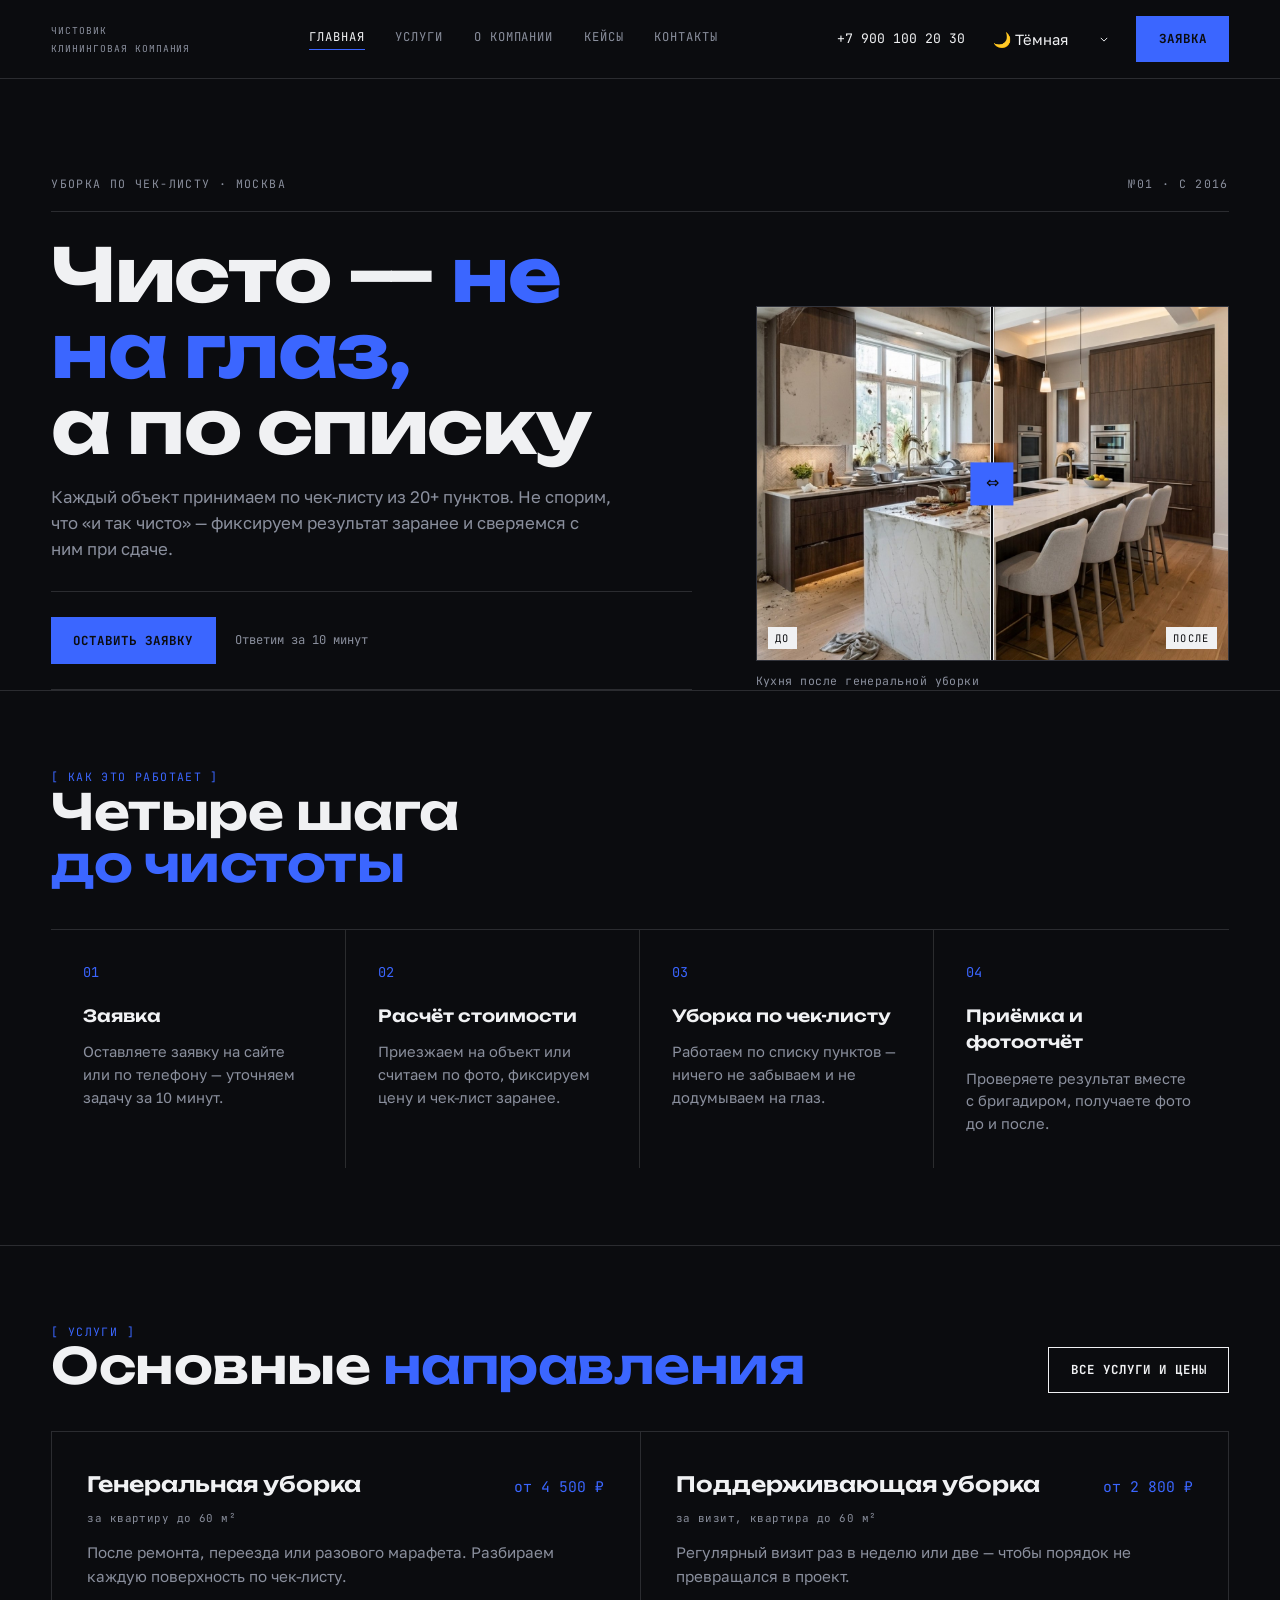
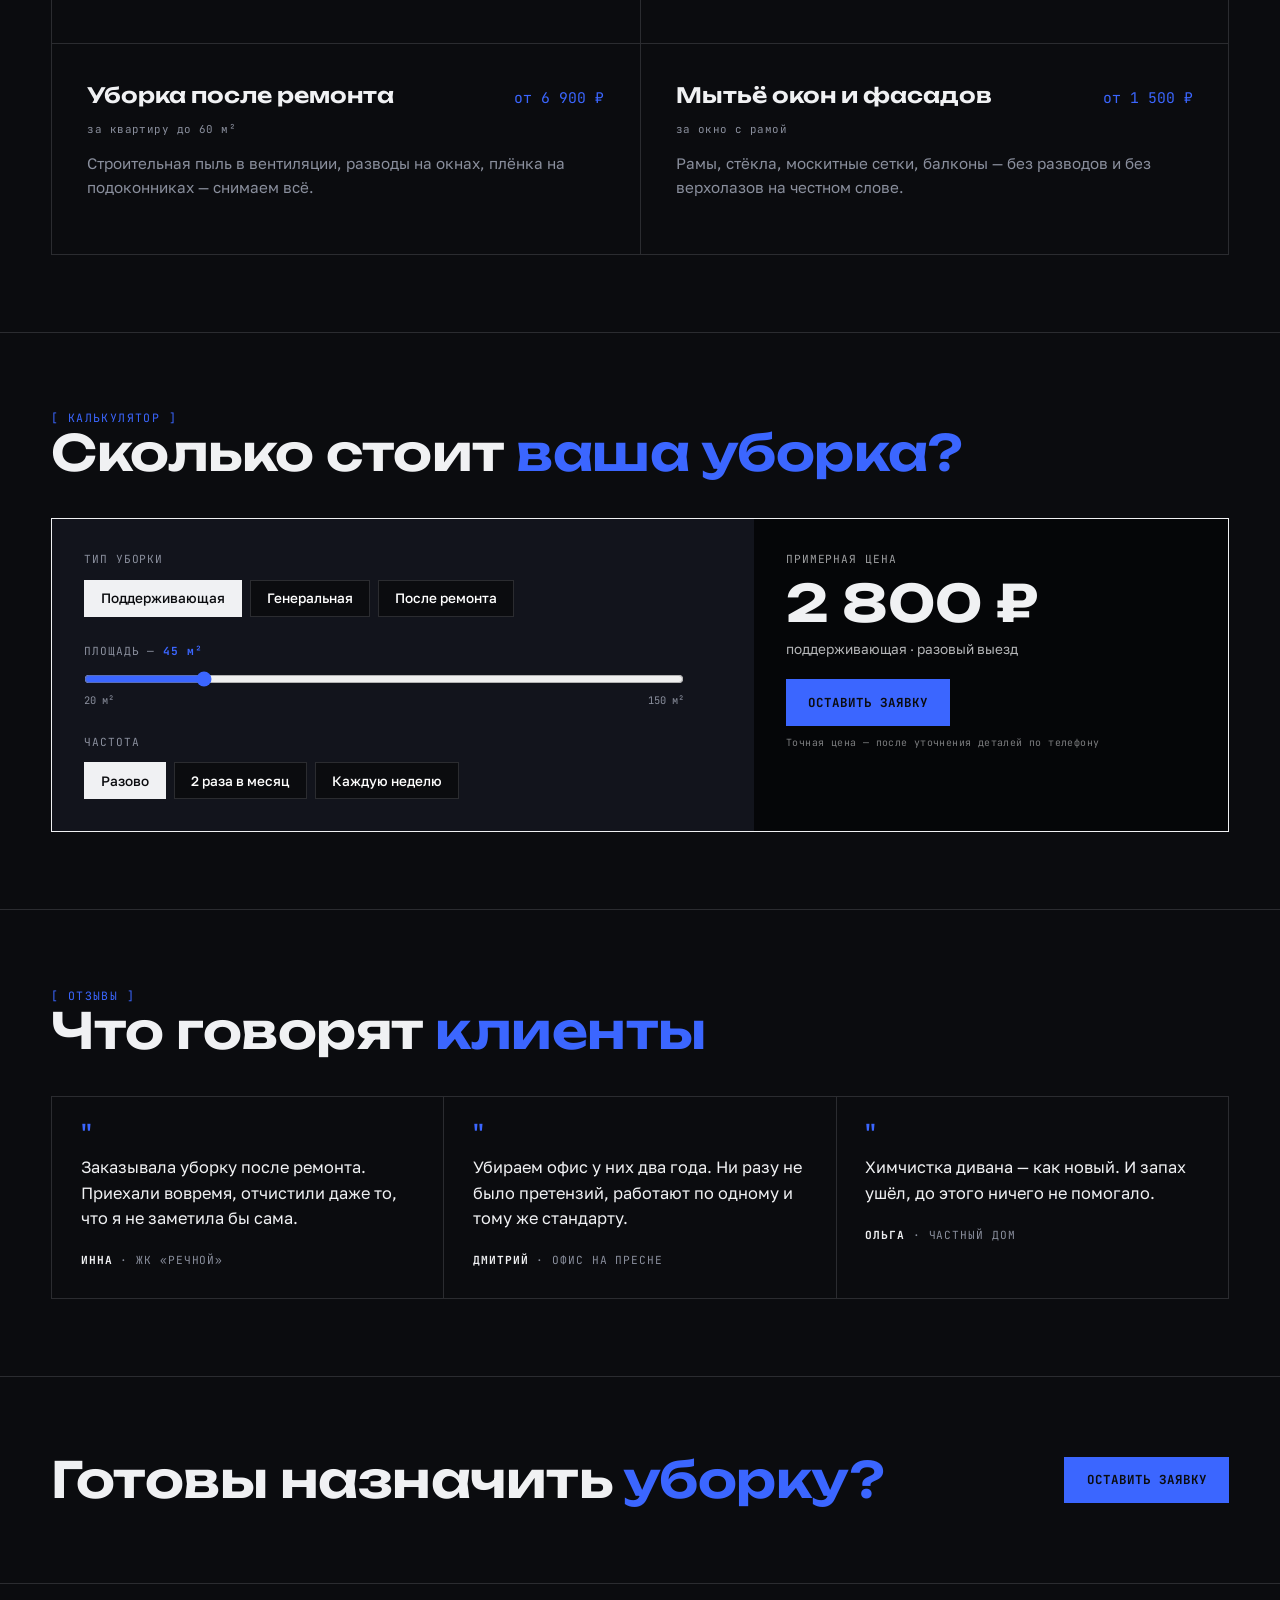
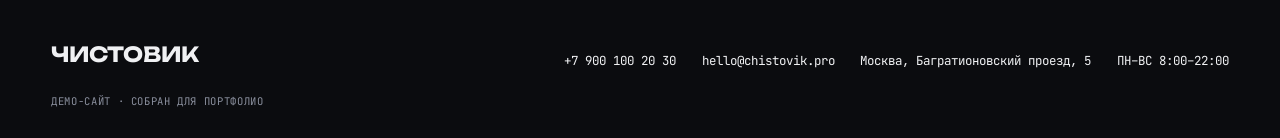
<file: index.html>
<meta charset="UTF-8" />
<meta name="viewport" content="width=device-width, initial-scale=1.0" />
<script>document.documentElement.setAttribute("data-theme",localStorage.getItem("theme")||"dark")</script>
<title>ЧИСТОВИК — клининговая компания, уборка по чек-листу</title>
<meta name="description" content="Клининговая компания в Москве. Уборка по чек-листу, фотоотчёт, своя бригада." />
<link rel="preconnect" href="https://fonts.googleapis.com" />
<link rel="preconnect" href="https://fonts.gstatic.com" crossorigin />
<link href="https://fonts.googleapis.com/css2?family=Unbounded:wght@500;600;700;800&family=Golos+Text:wght@400;500;600&family=JetBrains+Mono:wght@400;700&display=swap" rel="stylesheet" />
<link rel="preconnect" href="https://images.unsplash.com" />
<link rel="stylesheet" href="styles.css" />

<body data-page="home">
  <header class="bar" data-bar></header>

  <section class="hero">
    <div class="hero__meta">
      <span data-hero-label></span>
      <span>№01 · С 2016</span>
    </div>
    <div class="hero__grid">
      <div>
        <h1 class="hero__title"><span data-hero-title></span> <em data-hero-accent></em><br /><span data-hero-tail></span></h1>
        <p class="lede" data-hero-lead style="margin-top: 1.2rem"></p>
        <div class="hero__foot">
          <a href="contacts.html" class="btn" data-hero-cta></a>
          <span class="hero__note" data-hero-cta-sub></span>
        </div>
      </div>
      <div>
        <div class="ba" data-hero-ba data-ba></div>
        <p class="ba__cap" data-hero-ba-cap></p>
      </div>
    </div>
  </section>

  <section class="section">
    <div class="section__head">
      <div><p class="tag">[ КАК ЭТО РАБОТАЕТ ]</p><h2 class="head">Четыре шага<br /><em>до чистоты</em></h2></div>
    </div>
    <div class="process__list" data-process></div>
  </section>

  <section class="section" id="services">
    <div class="section__head">
      <div><p class="tag">[ УСЛУГИ ]</p><h2 class="head">Основные <em>направления</em></h2></div>
      <a href="services.html" class="btn btn--ghost">ВСЕ УСЛУГИ И ЦЕНЫ</a>
    </div>
    <div class="services__grid" data-services-preview></div>
  </section>

  <section class="section" id="calc">
    <div class="section__head">
      <div><p class="tag">[ КАЛЬКУЛЯТОР ]</p><h2 class="head">Сколько стоит <em>ваша уборка?</em></h2></div>
    </div>
    <div class="calc">
      <div class="calc__controls">
        <div class="calc__group">
          <span class="calc__lbl">ТИП УБОРКИ</span>
          <div class="calc__opts" data-calc-type></div>
        </div>
        <div class="calc__group">
          <span class="calc__lbl">ПЛОЩАДЬ — <b data-calc-area-lbl>45 м²</b></span>
          <input type="range" min="20" max="150" step="5" value="45" data-calc-area aria-label="Площадь, м²" />
          <div class="calc__scale"><span>20 м²</span><span>150 м²</span></div>
        </div>
        <div class="calc__group">
          <span class="calc__lbl">ЧАСТОТА</span>
          <div class="calc__opts" data-calc-freq></div>
        </div>
      </div>
      <aside class="calc__out">
        <span class="calc__out-lbl">ПРИМЕРНАЯ ЦЕНА</span>
        <b class="calc__price" data-calc-price></b>
        <span class="calc__note" data-calc-note></span>
        <a href="contacts.html" class="btn">Оставить заявку</a>
        <span class="calc__fine">Точная цена — после уточнения деталей по телефону</span>
      </aside>
    </div>
  </section>

  <section class="section">
    <div class="section__head">
      <div><p class="tag">[ ОТЗЫВЫ ]</p><h2 class="head">Что говорят <em>клиенты</em></h2></div>
    </div>
    <div class="reviews__grid" data-reviews></div>
  </section>

  <section class="section">
    <div class="cta-band">
      <h2 class="head">Готовы назначить <em>уборку?</em></h2>
      <a href="contacts.html" class="btn">Оставить заявку</a>
    </div>
  </section>

  <footer class="footer" data-footer></footer>
  <script type="module" src="main.js?v=2"></script>
</body>
</file>
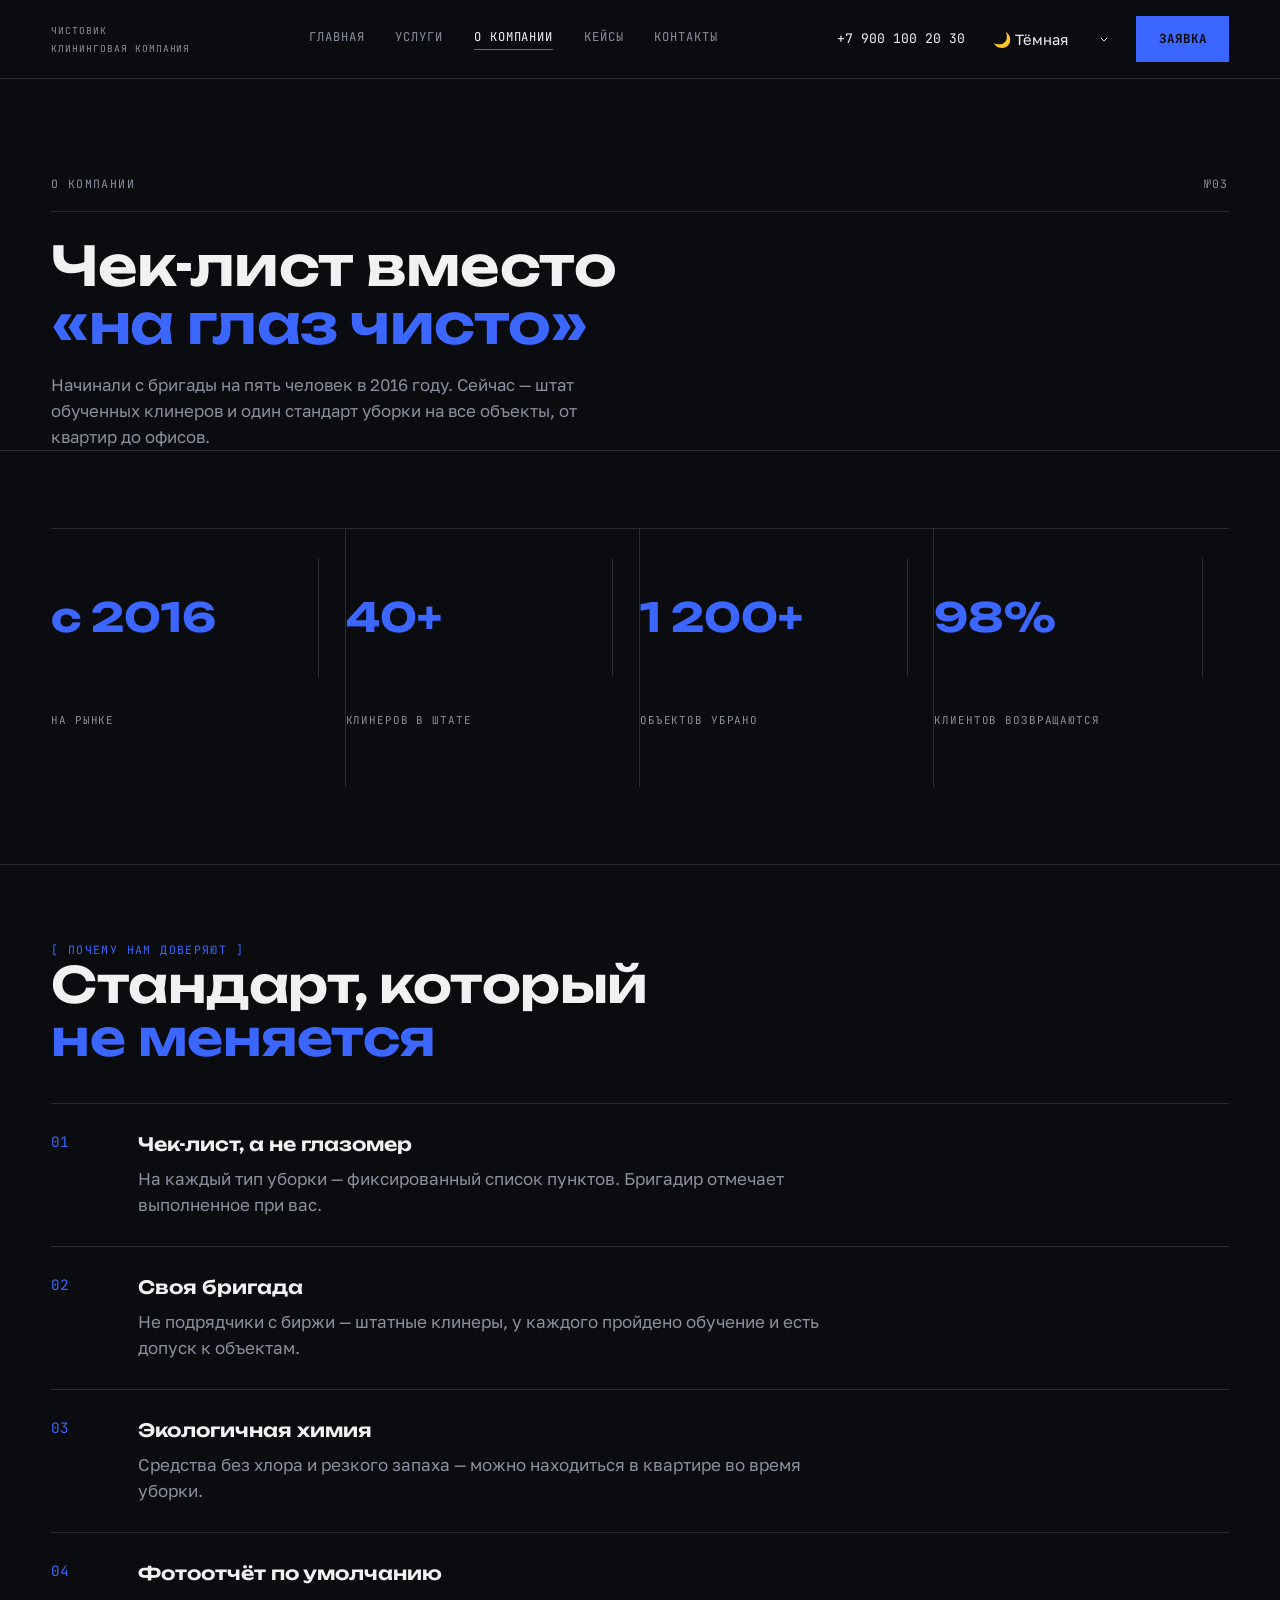
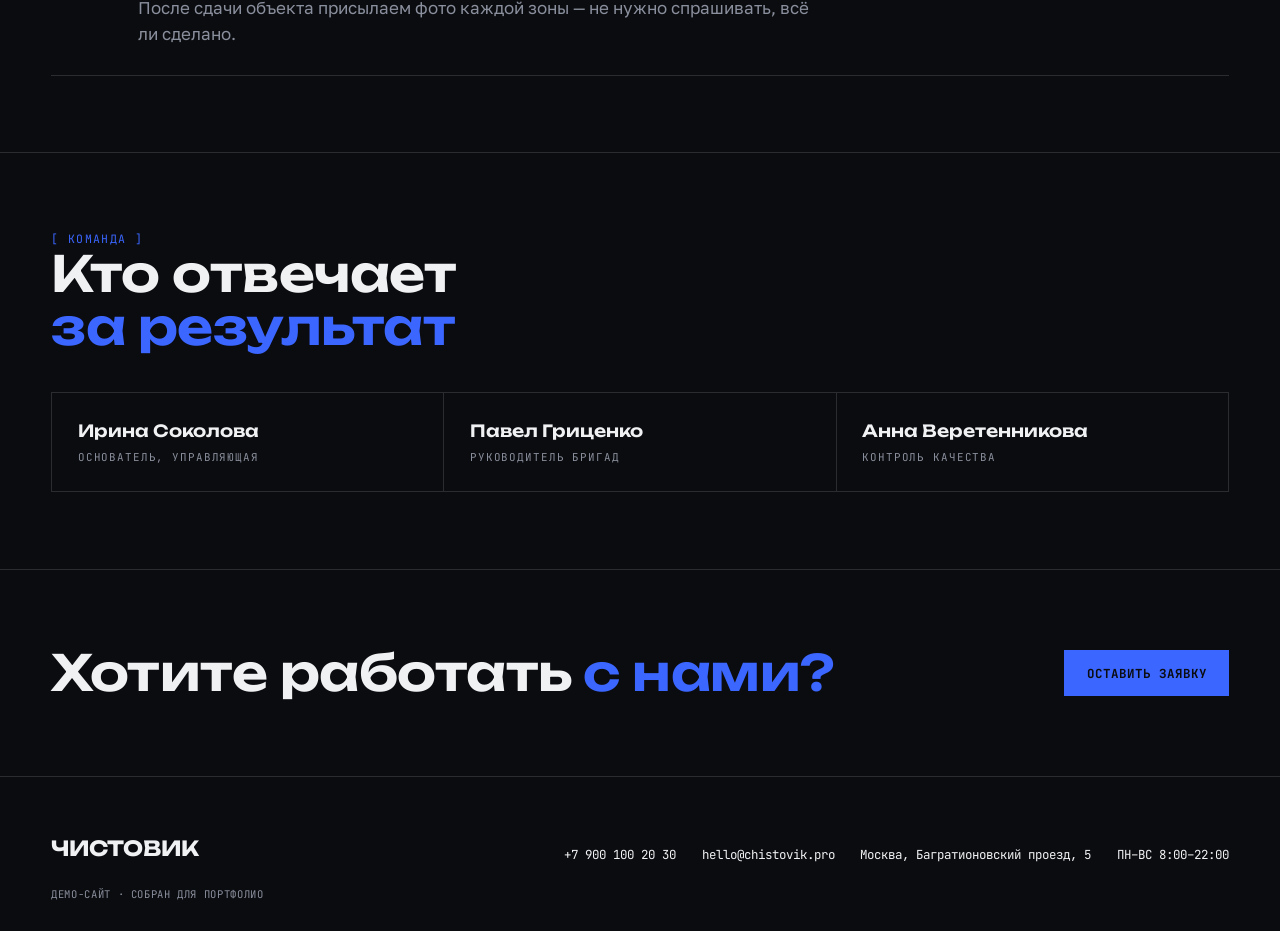
<file: about.html>
<meta charset="UTF-8" />
<meta name="viewport" content="width=device-width, initial-scale=1.0" />
<script>document.documentElement.setAttribute("data-theme",localStorage.getItem("theme")||"dark")</script>
<title>О компании — ЧИСТОВИК</title>
<meta name="description" content="Клининговая компания ЧИСТОВИК: с 2016 года, своя бригада, экологичная химия, фотоотчёт по каждому объекту." />
<link rel="preconnect" href="https://fonts.googleapis.com" />
<link rel="preconnect" href="https://fonts.gstatic.com" crossorigin />
<link href="https://fonts.googleapis.com/css2?family=Unbounded:wght@500;600;700;800&family=Golos+Text:wght@400;500;600&family=JetBrains+Mono:wght@400;700&display=swap" rel="stylesheet" />
<link rel="stylesheet" href="styles.css" />

<body data-page="about">
  <header class="bar" data-bar></header>

  <section class="hero">
    <div class="hero__meta"><span>О КОМПАНИИ</span><span>№03</span></div>
    <h1 class="head" style="font-size: clamp(2rem, 4.6vw, 3.4rem)">Чек-лист вместо<br /><em>«на глаз чисто»</em></h1>
    <p class="lede" style="margin: 1.2rem 0 0">Начинали с бригады на пять человек в 2016 году. Сейчас — штат обученных клинеров и один стандарт уборки на все объекты, от квартир до офисов.</p>
  </section>

  <section class="section">
    <div class="stats" data-stats></div>
  </section>

  <section class="section">
    <div class="section__head">
      <div><p class="tag">[ ПОЧЕМУ НАМ ДОВЕРЯЮТ ]</p><h2 class="head">Стандарт, который<br /><em>не меняется</em></h2></div>
    </div>
    <div class="values__list" data-values></div>
  </section>

  <section class="section">
    <div class="section__head">
      <div><p class="tag">[ КОМАНДА ]</p><h2 class="head">Кто отвечает<br /><em>за результат</em></h2></div>
    </div>
    <div class="team__grid" data-team></div>
  </section>

  <section class="section">
    <div class="cta-band">
      <h2 class="head">Хотите работать <em>с нами?</em></h2>
      <a href="contacts.html" class="btn">Оставить заявку</a>
    </div>
  </section>

  <footer class="footer" data-footer></footer>
  <script type="module" src="main.js"></script>
</body>
</file>
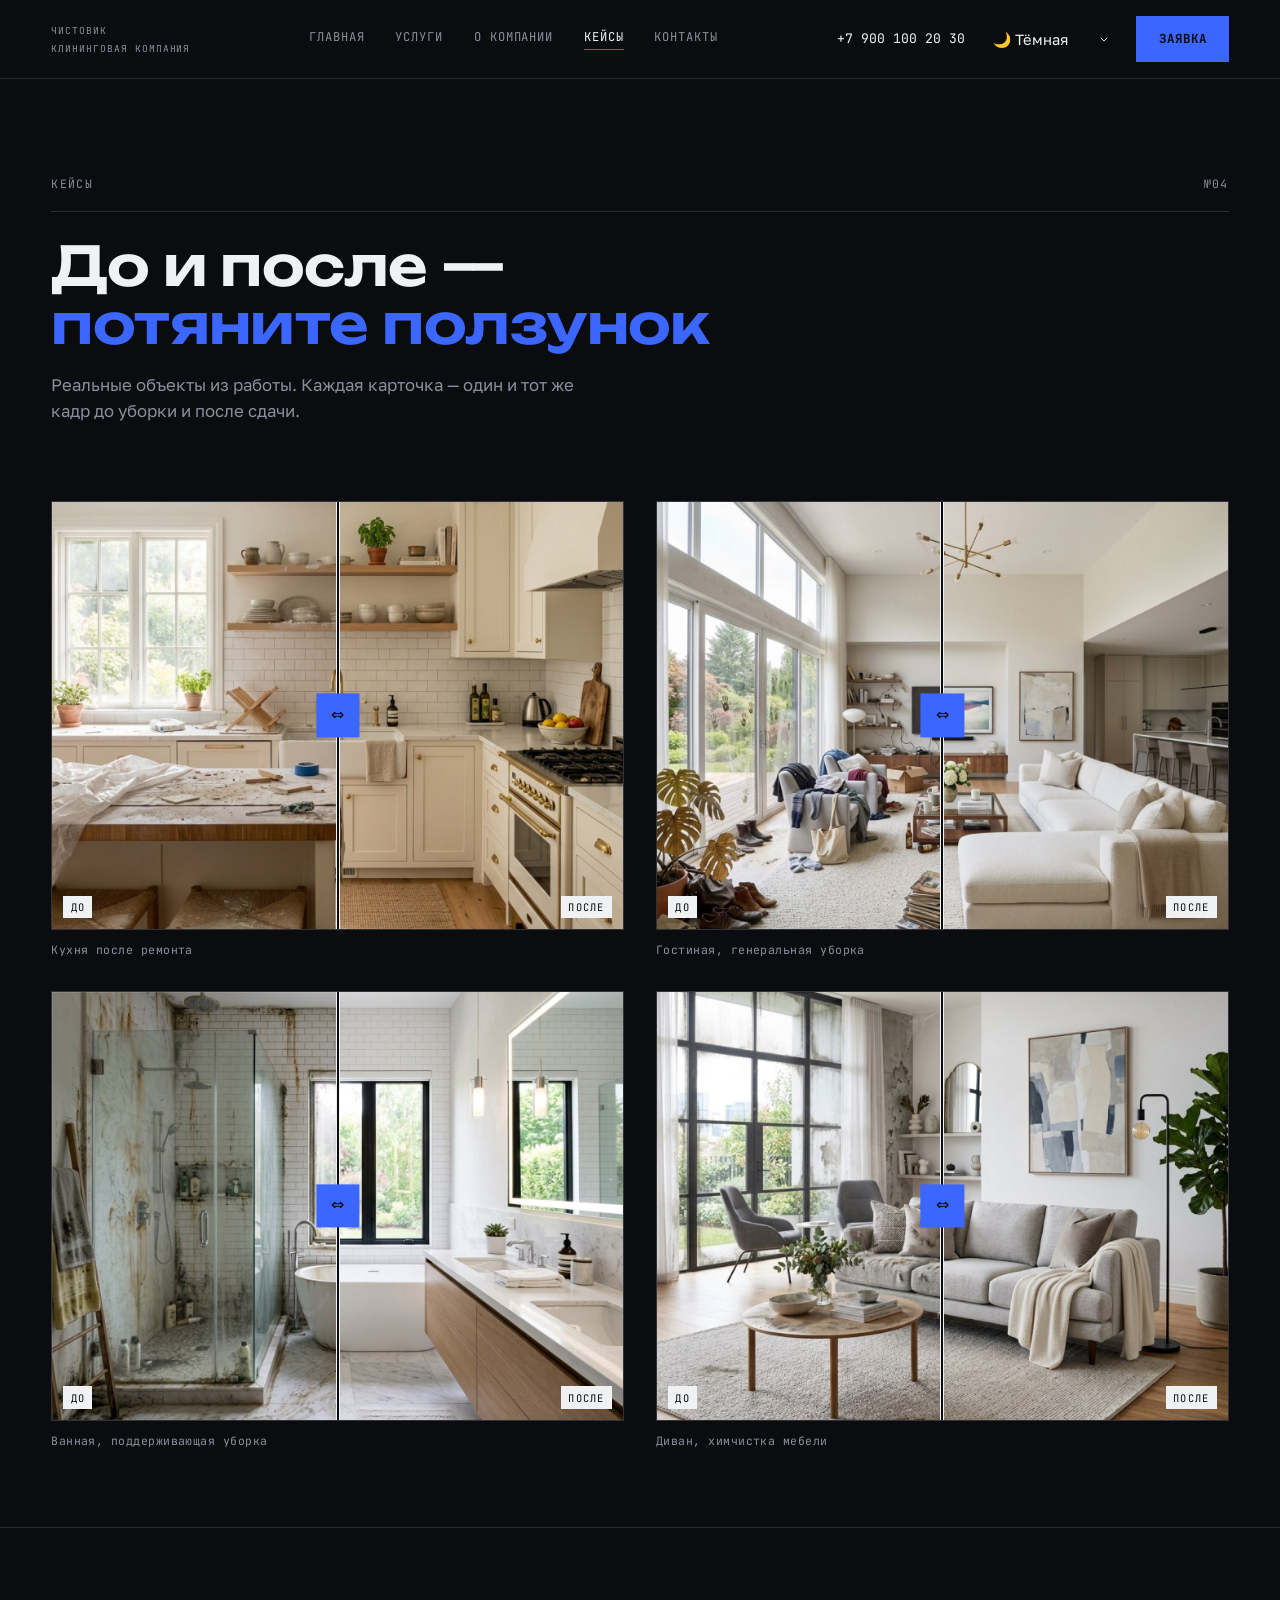
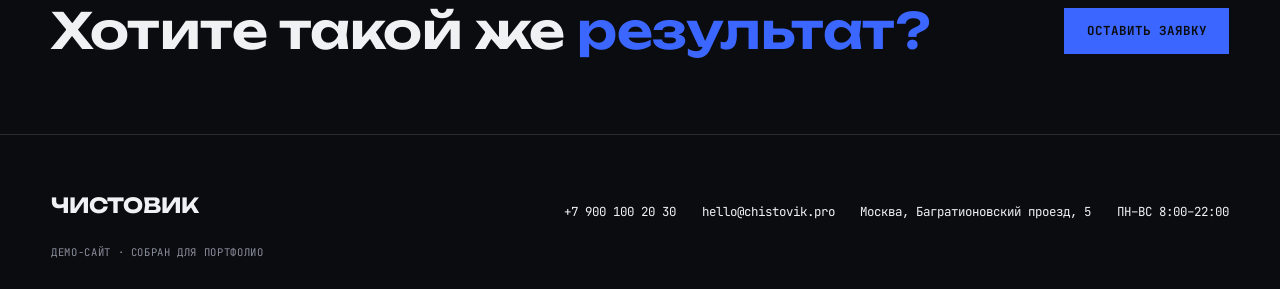
<file: cases.html>
<meta charset="UTF-8" />
<meta name="viewport" content="width=device-width, initial-scale=1.0" />
<script>document.documentElement.setAttribute("data-theme",localStorage.getItem("theme")||"dark")</script>
<title>Кейсы — ЧИСТОВИК</title>
<meta name="description" content="До и после уборки: кухни, гостиные, санузлы, мягкая мебель. Потяните ползунок, чтобы сравнить." />
<link rel="preconnect" href="https://fonts.googleapis.com" />
<link rel="preconnect" href="https://fonts.gstatic.com" crossorigin />
<link href="https://fonts.googleapis.com/css2?family=Unbounded:wght@500;600;700;800&family=Golos+Text:wght@400;500;600&family=JetBrains+Mono:wght@400;700&display=swap" rel="stylesheet" />
<link rel="preconnect" href="https://images.unsplash.com" />
<link rel="stylesheet" href="styles.css" />

<body data-page="cases">
  <header class="bar" data-bar></header>

  <section class="hero">
    <div class="hero__meta"><span>КЕЙСЫ</span><span>№04</span></div>
    <h1 class="head" style="font-size: clamp(2rem, 4.6vw, 3.4rem)">До и после —<br /><em>потяните ползунок</em></h1>
    <p class="lede" style="margin: 1.2rem 0 0">Реальные объекты из работы. Каждая карточка — один и тот же кадр до уборки и после сдачи.</p>
  </section>

  <section class="section" style="border-top: none">
    <div class="cases__grid" data-cases></div>
  </section>

  <section class="section">
    <div class="cta-band">
      <h2 class="head">Хотите такой же <em>результат?</em></h2>
      <a href="contacts.html" class="btn">Оставить заявку</a>
    </div>
  </section>

  <footer class="footer" data-footer></footer>
  <script type="module" src="main.js"></script>
</body>
</file>
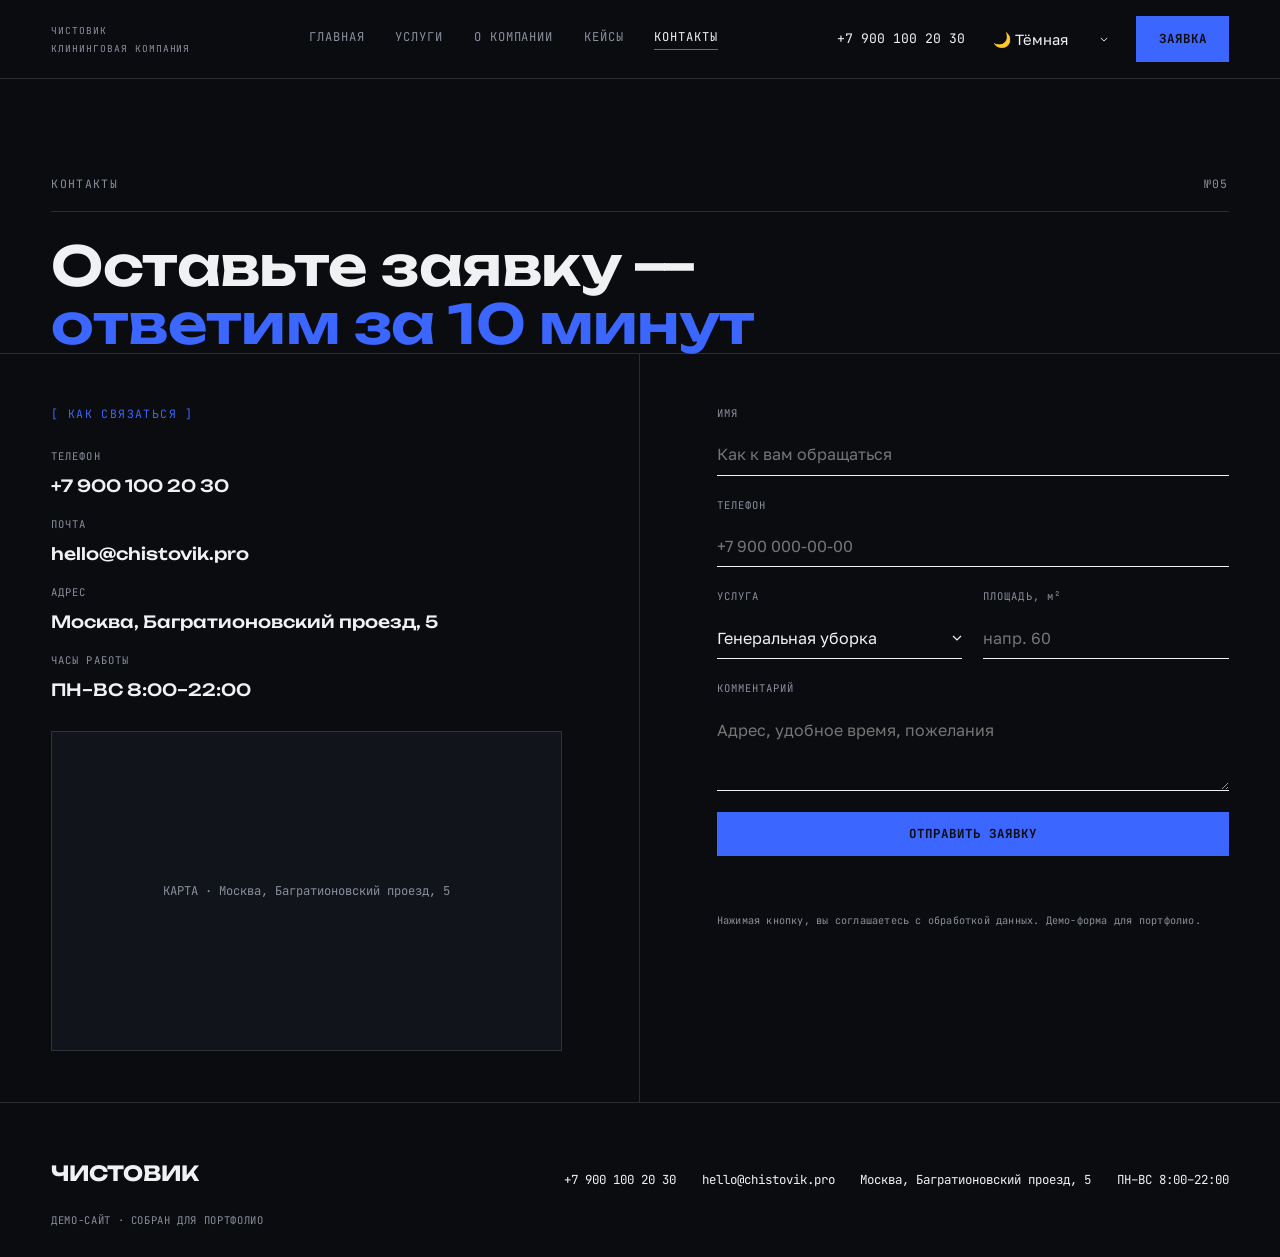
<file: contacts.html>
<meta charset="UTF-8" />
<meta name="viewport" content="width=device-width, initial-scale=1.0" />
<script>document.documentElement.setAttribute("data-theme",localStorage.getItem("theme")||"dark")</script>
<title>Контакты — ЧИСТОВИК</title>
<meta name="description" content="Оставьте заявку на уборку. Ответим за 10 минут." />
<link rel="preconnect" href="https://fonts.googleapis.com" />
<link rel="preconnect" href="https://fonts.gstatic.com" crossorigin />
<link href="https://fonts.googleapis.com/css2?family=Unbounded:wght@500;600;700;800&family=Golos+Text:wght@400;500;600&family=JetBrains+Mono:wght@400;700&display=swap" rel="stylesheet" />
<link rel="stylesheet" href="styles.css" />

<body data-page="contacts">
  <header class="bar" data-bar></header>

  <section class="hero">
    <div class="hero__meta"><span>КОНТАКТЫ</span><span>№05</span></div>
    <h1 class="head" style="font-size: clamp(2rem, 4.6vw, 3.4rem)">Оставьте заявку —<br /><em>ответим за 10 минут</em></h1>
  </section>

  <section class="contact">
    <div class="contact__side">
      <p class="tag">[ КАК СВЯЗАТЬСЯ ]</p>
      <dl class="contact__list" data-contact-list></dl>
      <div class="contact__map" data-map></div>
    </div>

    <form class="form" data-form novalidate>
      <label class="field">
        <span>ИМЯ</span>
        <input name="name" type="text" required maxlength="80" placeholder="Как к вам обращаться" autocomplete="name" />
      </label>
      <label class="field">
        <span>ТЕЛЕФОН</span>
        <input name="phone" type="tel" required maxlength="20" placeholder="+7 900 000-00-00" autocomplete="tel" />
      </label>
      <div class="field-row">
        <label class="field">
          <span>УСЛУГА</span>
          <select name="service">
            <option>Генеральная уборка</option>
            <option>Поддерживающая уборка</option>
            <option>Уборка после ремонта</option>
            <option>Мытьё окон</option>
            <option>Химчистка мебели</option>
            <option>Уборка офиса</option>
          </select>
        </label>
        <label class="field">
          <span>ПЛОЩАДЬ, м²</span>
          <input name="area" type="text" maxlength="10" placeholder="напр. 60" />
        </label>
      </div>
      <label class="field">
        <span>КОММЕНТАРИЙ</span>
        <textarea name="comment" rows="3" maxlength="500" placeholder="Адрес, удобное время, пожелания"></textarea>
      </label>
      <button type="submit" class="btn btn--block form__submit">ОТПРАВИТЬ ЗАЯВКУ</button>
      <p class="form__status" data-status role="status" aria-live="polite"></p>
      <p class="form__fine">Нажимая кнопку, вы соглашаетесь с обработкой данных. Демо-форма для портфолио.</p>
    </form>
  </section>

  <footer class="footer" data-footer></footer>
  <script type="module" src="main.js"></script>
</body>
</file>
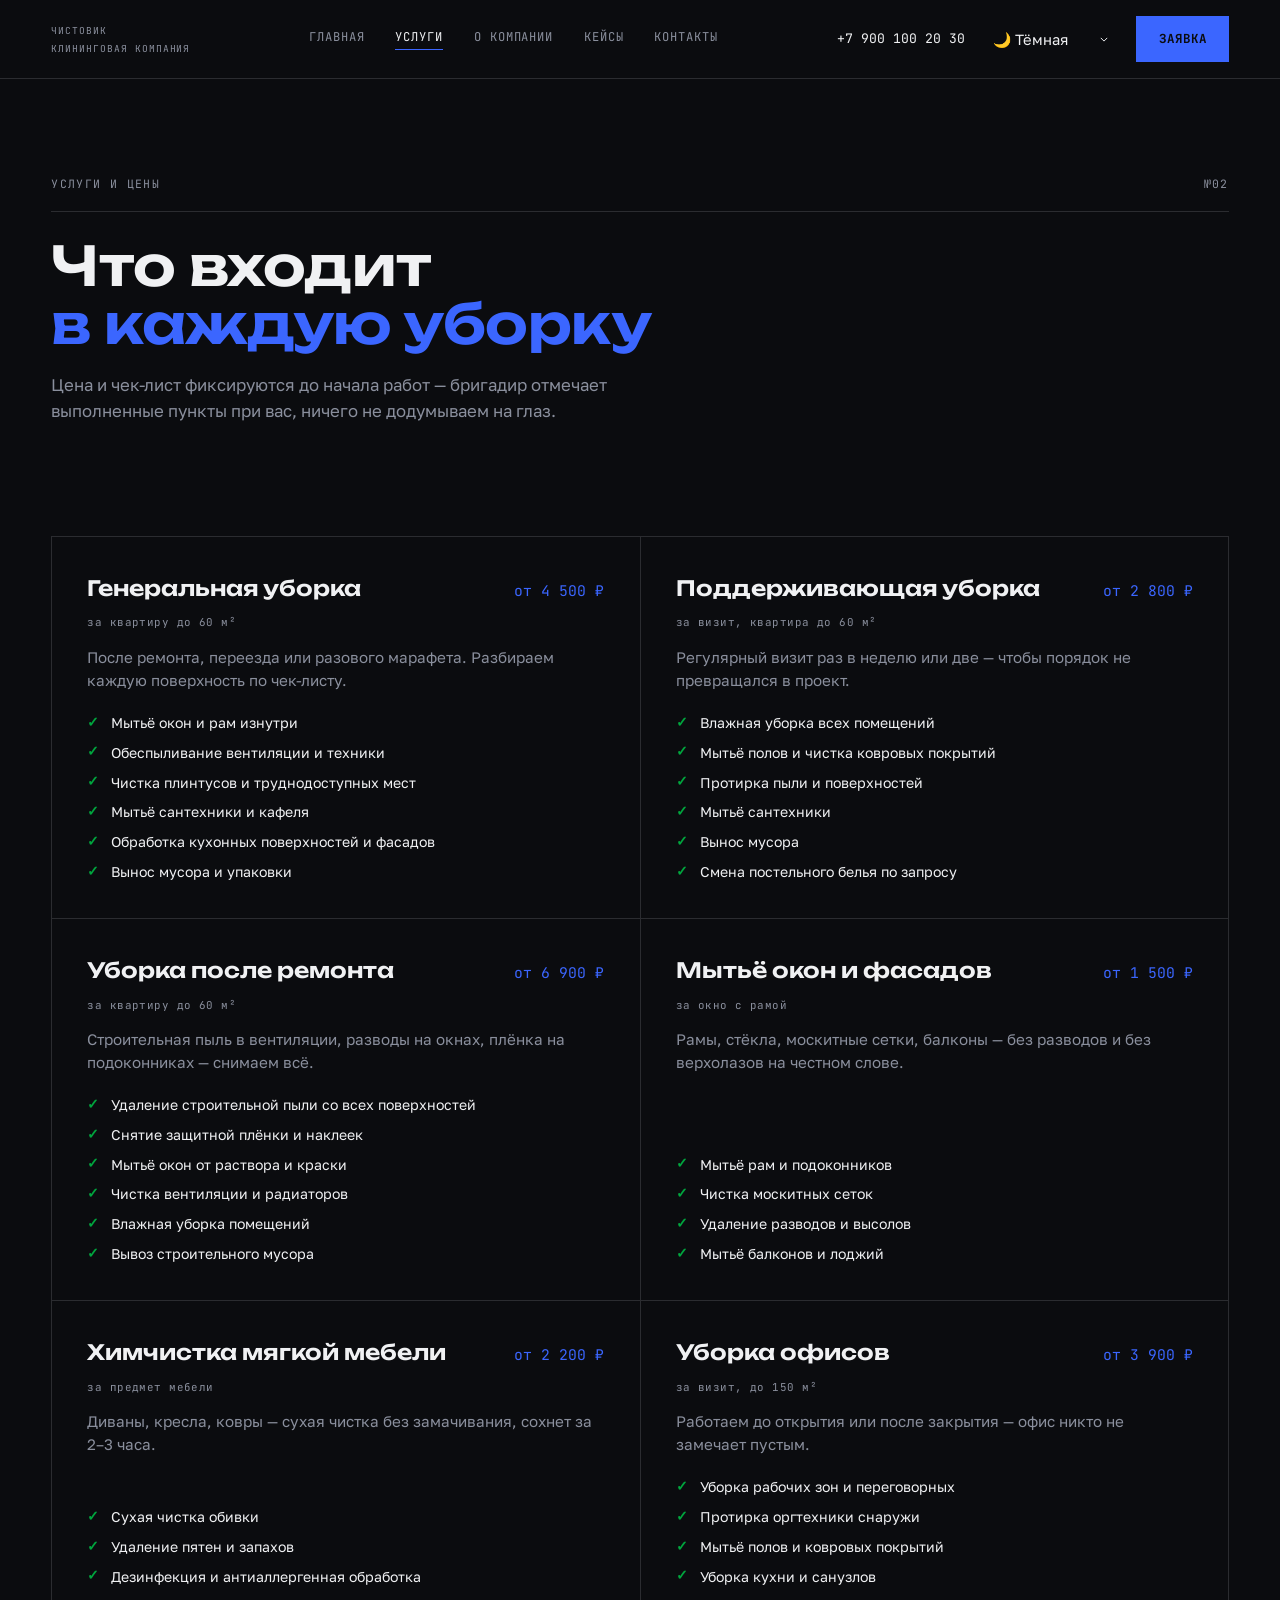
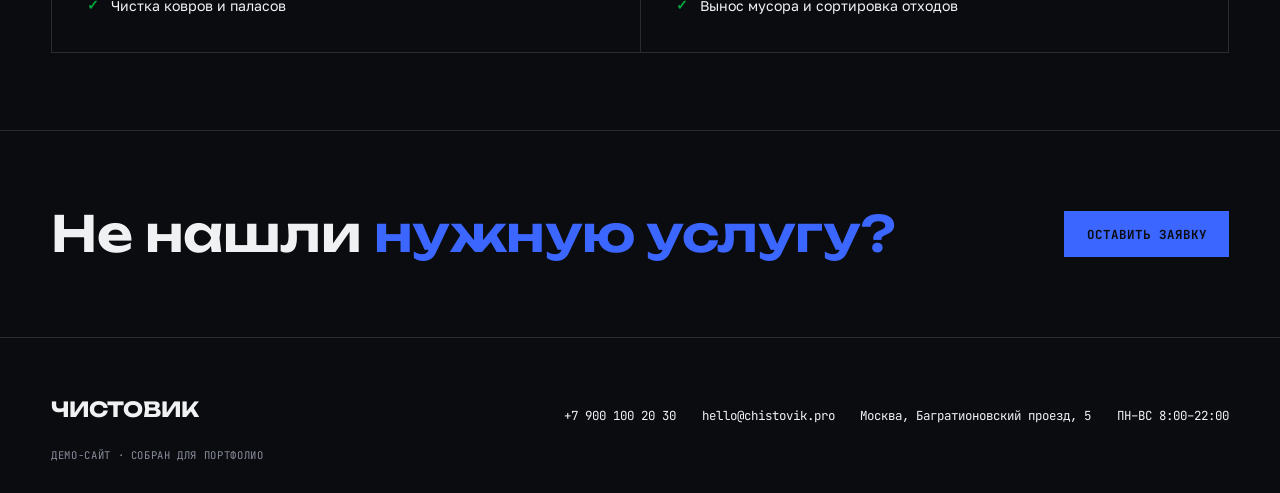
<file: services.html>
<meta charset="UTF-8" />
<meta name="viewport" content="width=device-width, initial-scale=1.0" />
<script>document.documentElement.setAttribute("data-theme",localStorage.getItem("theme")||"dark")</script>
<title>Услуги и цены — ЧИСТОВИК</title>
<meta name="description" content="Все виды уборки: генеральная, поддерживающая, после ремонта, окна, химчистка мебели, офисы. Цены и что входит." />
<link rel="preconnect" href="https://fonts.googleapis.com" />
<link rel="preconnect" href="https://fonts.gstatic.com" crossorigin />
<link href="https://fonts.googleapis.com/css2?family=Unbounded:wght@500;600;700;800&family=Golos+Text:wght@400;500;600&family=JetBrains+Mono:wght@400;700&display=swap" rel="stylesheet" />
<link rel="stylesheet" href="styles.css" />

<body data-page="services">
  <header class="bar" data-bar></header>

  <section class="hero">
    <div class="hero__meta"><span>УСЛУГИ И ЦЕНЫ</span><span>№02</span></div>
    <h1 class="head" style="font-size: clamp(2rem, 4.6vw, 3.4rem)">Что входит<br /><em>в каждую уборку</em></h1>
    <p class="lede" style="margin: 1.2rem 0 2.2rem">Цена и чек-лист фиксируются до начала работ — бригадир отмечает выполненные пункты при вас, ничего не додумываем на глаз.</p>
  </section>

  <section class="section" style="border-top: none">
    <div class="services__grid" data-services></div>
  </section>

  <section class="section">
    <div class="cta-band">
      <h2 class="head">Не нашли <em>нужную услугу?</em></h2>
      <a href="contacts.html" class="btn">Оставить заявку</a>
    </div>
  </section>

  <footer class="footer" data-footer></footer>
  <script type="module" src="main.js"></script>
</body>
</file>
<file: styles.css>
:root {
  --paper: #fafafa;
  --paper-2: #f0f1f3;
  --ink: #101318;
  --ink-soft: #565b66;
  --blue: #1240e4;
  --blue-deep: #0d2fae;
  --green: #00a63e;
  --line: rgba(16, 19, 24, 0.14);
  --line-2: rgba(16, 19, 24, 0.08);
  --pad: clamp(1.1rem, 4vw, 3.2rem);
  --display: "Unbounded", sans-serif;
  --body: "Golos Text", sans-serif;
  --mono: "JetBrains Mono", ui-monospace, monospace;
  color-scheme: light;
  --calc-out-bg: #101318;
  --calc-out-fg: #fafafa;
}

:root[data-theme="dark"] {
  --paper: #0b0c0f;
  --paper-2: #12141c;
  --ink: #f0f1f3;
  --ink-soft: #8a8f9d;
  --line: rgba(240, 241, 243, 0.14);
  --line-2: rgba(240, 241, 243, 0.08);
  --blue: #3b66ff;
  --blue-deep: #5e82ff;
  color-scheme: dark;
  --calc-out-bg: #050608;
  --calc-out-fg: #f0f1f3;
}

@media (prefers-color-scheme: dark) {
  :root:not([data-theme="light"]) {
    --paper: #0b0c0f;
    --paper-2: #12141c;
    --ink: #f0f1f3;
    --ink-soft: #8a8f9d;
    --line: rgba(240, 241, 243, 0.14);
    --line-2: rgba(240, 241, 243, 0.08);
    --blue: #3b66ff;
    --blue-deep: #5e82ff;
    color-scheme: dark;
    --calc-out-bg: #050608;
    --calc-out-fg: #f0f1f3;
  }
}

* { margin: 0; padding: 0; box-sizing: border-box; border-radius: 0; }
html { scroll-behavior: smooth; -webkit-text-size-adjust: 100%; background: var(--paper); }
body {
  font-family: var(--body);
  background: var(--paper);
  color: var(--ink);
  font-size: 17px;
  line-height: 1.55;
  overflow-x: hidden;
  max-width: 1600px;
  margin: 0 auto;
  -webkit-font-smoothing: antialiased;
}
img { display: block; max-width: 100%; }
a { color: inherit; text-decoration: none; }
::selection { background: var(--blue); color: var(--paper); }

.tag {
  font-family: var(--mono);
  font-size: 0.72rem;
  letter-spacing: 0.12em;
  color: var(--blue);
  text-transform: uppercase;
}
.head {
  font-family: var(--display);
  font-weight: 600;
  font-size: clamp(1.9rem, 4.4vw, 3.1rem);
  line-height: 1.06;
  letter-spacing: -0.01em;
}
.head em { font-style: normal; color: var(--blue); }
.lede { font-size: 1.05rem; color: var(--ink-soft); max-width: 56ch; }

.btn {
  display: inline-block;
  font-family: var(--mono);
  font-size: 0.78rem;
  font-weight: 700;
  letter-spacing: 0.08em;
  text-transform: uppercase;
  padding: 1em 1.7em;
  background: var(--blue);
  color: var(--paper);
  border: 1px solid var(--blue);
  cursor: pointer;
  transition: background 0.2s, color 0.2s, border-color 0.2s;
}
.btn:hover { background: var(--blue-deep); border-color: var(--blue-deep); }
.btn--ghost { background: transparent; color: var(--ink); border-color: var(--ink); }
.btn--ghost:hover { background: var(--ink); color: var(--paper); border-color: var(--ink); }
.btn--block { display: block; width: 100%; text-align: center; }

/* BAR */
.bar {
  position: sticky;
  top: 0;
  z-index: 50;
  display: flex;
  align-items: center;
  justify-content: space-between;
  gap: 1rem;
  padding: 1rem var(--pad);
  background: var(--paper);
  border-bottom: 1px solid var(--line);
}
.bar__brand { font-family: var(--display); font-weight: 700; font-size: 1.05rem; letter-spacing: -0.01em; }
.bar__brand span { display: block; font-family: var(--mono); font-weight: 400; font-size: 0.6rem; letter-spacing: 0.1em; color: var(--ink-soft); margin-top: 0.15rem; }
.bar__nav { display: flex; gap: clamp(0.9rem, 2.4vw, 1.9rem); font-family: var(--mono); font-size: 0.76rem; letter-spacing: 0.08em; }
.bar__nav a { color: var(--ink-soft); transition: color 0.2s; padding-bottom: 2px; border-bottom: 1px solid transparent; }
.bar__nav a:hover { color: var(--ink); }
.bar__nav a.is-active { color: var(--ink); border-bottom-color: var(--blue); }
.bar__right { display: flex; align-items: center; gap: 1.2rem; }
.bar__phone { font-family: var(--mono); font-size: 0.82rem; white-space: nowrap; }

/* HERO */
.hero { padding: clamp(3rem, 8vw, 6rem) var(--pad) 0; }
.hero__meta {
  display: flex; justify-content: space-between; font-family: var(--mono);
  font-size: 0.72rem; letter-spacing: 0.12em; color: var(--ink-soft);
  padding-bottom: 1.1rem; border-bottom: 1px solid var(--line); margin-bottom: 1.6rem;
}
.hero__grid { display: grid; grid-template-columns: 1.15fr 0.85fr; gap: clamp(2rem, 5vw, 4rem); align-items: end; }
.hero__title {
  font-family: var(--display); font-weight: 700;
  font-size: clamp(2.4rem, 6vw, 4.6rem); line-height: 1.03; letter-spacing: -0.02em;
}
.hero__title em { font-style: normal; color: var(--blue); }
.hero__side { display: flex; flex-direction: column; gap: 1.6rem; padding-bottom: 0.4rem; }
.hero__foot { display: flex; align-items: center; gap: 1.2rem; flex-wrap: wrap; margin-top: 1.8rem; padding: 1.6rem 0; border-top: 1px solid var(--line); border-bottom: 1px solid var(--line); }
.hero__note { font-family: var(--mono); font-size: 0.76rem; color: var(--ink-soft); }

/* BEFORE/AFTER SLIDER */
.ba {
  position: relative;
  aspect-ratio: 4 / 3;
  overflow: hidden;
  cursor: ew-resize;
  -webkit-user-select: none;
  user-select: none;
  touch-action: none;
  background: var(--paper-2);
  border: 1px solid var(--line);
}
.ba img { position: absolute; inset: 0; width: 100%; height: 100%; object-fit: cover; pointer-events: none; }
.ba__before { clip-path: inset(0 calc(100% - var(--pos, 50%)) 0 0); }
.ba__handle {
  position: absolute; top: 0; bottom: 0; left: var(--pos, 50%);
  width: 2px; background: var(--paper); transform: translateX(-50%);
  box-shadow: 0 0 0 1px var(--ink);
}
.ba__handle::after {
  content: "⇔"; position: absolute; top: 50%; left: 50%; transform: translate(-50%, -50%);
  width: 2.7rem; height: 2.7rem; background: var(--blue); color: var(--paper);
  display: flex; align-items: center; justify-content: center; font-family: var(--mono); font-size: 1rem;
}
.ba__tag {
  position: absolute; bottom: 0.7rem; font-family: var(--mono); font-size: 0.65rem;
  letter-spacing: 0.12em; background: var(--ink); color: var(--paper); padding: 0.3em 0.7em;
}
.ba__tag--before { left: 0.7rem; }
.ba__tag--after { right: 0.7rem; }
.ba__cap { margin-top: 0.7rem; font-family: var(--mono); font-size: 0.72rem; color: var(--ink-soft); letter-spacing: 0.04em; }

/* SECTION shared */
.section { padding: clamp(2.6rem, 6vw, 5rem) var(--pad); border-top: 1px solid var(--line); }
.section__head { display: flex; justify-content: space-between; align-items: flex-end; gap: 1.5rem; flex-wrap: wrap; margin-bottom: 2.4rem; }

/* PROCESS */
.process__list { display: grid; grid-template-columns: repeat(4, 1fr); border-top: 1px solid var(--line); }
.process__item { padding: 2rem; border-right: 1px solid var(--line); }
.process__item:last-child { border-right: none; }
.process__n { font-family: var(--mono); font-size: 0.85rem; color: var(--blue); }
.process__item h3 { font-family: var(--display); font-weight: 600; font-size: 1.05rem; margin: 1.2rem 0 0.8rem; }
.process__item p { font-size: 0.92rem; color: var(--ink-soft); }

/* SERVICES */
.services__grid { display: grid; grid-template-columns: repeat(2, 1fr); border-top: 1px solid var(--line); border-left: 1px solid var(--line); }
.service {
  padding: clamp(1.6rem, 3vw, 2.2rem); border-right: 1px solid var(--line); border-bottom: 1px solid var(--line);
  display: flex; flex-direction: column;
}
.service__top { display: flex; justify-content: space-between; align-items: baseline; gap: 1rem; margin-bottom: 0.6rem; }
.service__name { font-family: var(--display); font-weight: 600; font-size: 1.32rem; min-width: 0; flex: 1 1 auto; overflow-wrap: break-word; }
.service__price { font-family: var(--mono); font-size: 0.92rem; color: var(--blue); white-space: nowrap; flex: 0 0 auto; }
.service__unit { font-family: var(--mono); font-size: 0.68rem; color: var(--ink-soft); letter-spacing: 0.04em; margin-bottom: 0.9rem; }
.service__text { color: var(--ink-soft); font-size: 0.95rem; margin-bottom: 1.2rem; }
.checklist { list-style: none; display: flex; flex-direction: column; gap: 0.5rem; margin-top: auto; }
.checklist li { position: relative; padding-left: 1.5rem; font-size: 0.88rem; }
.checklist li::before {
  content: "✓"; position: absolute; left: 0; top: -0.02em; color: var(--green); font-weight: 700; font-family: var(--mono);
}

/* STATS */
.stats { display: grid; grid-template-columns: repeat(4, 1fr); border-top: 1px solid var(--line); }
.stats div { padding: 1.8rem 1.6rem 1.8rem 0; border-right: 1px solid var(--line); }
.stats div:last-child { border-right: none; }
.stat__n { font-family: var(--display); font-weight: 700; font-size: clamp(1.8rem, 3.4vw, 2.5rem); color: var(--blue); }
.stat__label { font-family: var(--mono); font-size: 0.68rem; letter-spacing: 0.08em; color: var(--ink-soft); margin-top: 0.4rem; }

/* VALUES */
.values__list { border-top: 1px solid var(--line); }
.value { display: grid; grid-template-columns: 4rem 1fr; gap: 1.4rem; padding: 1.7rem 0; border-bottom: 1px solid var(--line); }
.value__n { font-family: var(--mono); font-size: 0.9rem; color: var(--blue); }
.value h3 { font-family: var(--display); font-weight: 600; font-size: 1.15rem; margin-bottom: 0.4rem; }
.value p { color: var(--ink-soft); max-width: 62ch; }

/* TEAM */
.team__grid { display: grid; grid-template-columns: repeat(3, 1fr); border-top: 1px solid var(--line); border-left: 1px solid var(--line); }
.team__card { padding: 1.6rem; border-right: 1px solid var(--line); border-bottom: 1px solid var(--line); }
.team__card b { font-family: var(--display); font-weight: 600; display: block; font-size: 1.05rem; margin-bottom: 0.3rem; }
.team__card span { font-family: var(--mono); font-size: 0.68rem; letter-spacing: 0.08em; color: var(--ink-soft); }

/* CASES */
.cases__grid { display: grid; grid-template-columns: repeat(2, 1fr); gap: clamp(1.2rem, 2.5vw, 2rem); }

/* REVIEWS */
.reviews__grid { display: grid; grid-template-columns: repeat(3, 1fr); border-top: 1px solid var(--line); border-left: 1px solid var(--line); }
.review { padding: 1.8rem; border-right: 1px solid var(--line); border-bottom: 1px solid var(--line); }
.review__q { font-family: var(--display); color: var(--blue); font-size: 1.6rem; line-height: 0.6; }
.review__text { font-size: 1.02rem; margin: 0.9rem 0 1.3rem; }
.review__by { font-family: var(--mono); font-size: 0.7rem; letter-spacing: 0.08em; color: var(--ink-soft); }
.review__by b { color: var(--ink); }

/* CONTACTS / FORM */
.contact { display: grid; grid-template-columns: 1fr 1fr; border-top: 1px solid var(--line); }
.contact__side { padding: clamp(2rem, 4vw, 3.2rem) var(--pad); padding-right: clamp(3rem, 6vw, 8rem); border-right: 1px solid var(--line); }
.contact__list { list-style: none; margin-top: 1.6rem; display: flex; flex-direction: column; gap: 1.1rem; }
.contact__list dt { font-family: var(--mono); font-size: 0.66rem; letter-spacing: 0.1em; color: var(--ink-soft); margin-bottom: 0.5rem; }
.contact__list dd { font-family: var(--display); font-weight: 500; font-size: 1.05rem; }
.contact__map {
  margin-top: 1.8rem; aspect-ratio: 16/10; border: 1px solid var(--line); background: var(--paper-2);
  display: flex; align-items: center; justify-content: center; font-family: var(--mono); font-size: 0.76rem; color: var(--ink-soft); text-align: center; padding: 1rem;
}
.form { padding: clamp(2rem, 4vw, 3.2rem) var(--pad); padding-left: clamp(3rem, 6vw, 8rem); display: flex; flex-direction: column; gap: 1.3rem; }
.field { display: flex; flex-direction: column; gap: 0.8rem; }
.field > span { font-family: var(--mono); font-size: 0.66rem; letter-spacing: 0.1em; color: var(--ink-soft); }
.field input, .field select, .field textarea {
  font-family: var(--body); font-size: 1rem; padding: 0.65em 0; border: none; border-bottom: 1px solid var(--ink);
  background: transparent; color: var(--ink); resize: vertical;
}
.field select {
  appearance: none; background: url("data:image/svg+xml,%3Csvg xmlns='http://www.w3.org/2000/svg' fill='none' viewBox='0 0 10 6'%3E%3Cpath stroke='%23101318' stroke-width='1.2' d='M1 1l4 4 4-4'/%3E%3C/svg%3E") no-repeat right center / 10px 6px; padding-right: 1.5em;
}
:root[data-theme="dark"] .field select {
  background-image: url("data:image/svg+xml,%3Csvg xmlns='http://www.w3.org/2000/svg' fill='none' viewBox='0 0 10 6'%3E%3Cpath stroke='%23f0f1f3' stroke-width='1.2' d='M1 1l4 4 4-4'/%3E%3C/svg%3E");
}
@media (prefers-color-scheme: dark) {
  :root:not([data-theme="light"]) .field select {
    background-image: url("data:image/svg+xml,%3Csvg xmlns='http://www.w3.org/2000/svg' fill='none' viewBox='0 0 10 6'%3E%3Cpath stroke='%23f0f1f3' stroke-width='1.2' d='M1 1l4 4 4-4'/%3E%3C/svg%3E");
  }
}
.theme-select {
  background: transparent; border: none; font-family: var(--body); font-size: 0.92rem; color: var(--ink); cursor: pointer; padding: 0.4em 1.6em 0.4em 0.6em; appearance: none;
  background: url("data:image/svg+xml,%3Csvg xmlns='http://www.w3.org/2000/svg' fill='none' viewBox='0 0 10 6'%3E%3Cpath stroke='%23101318' stroke-width='1.2' d='M1 1l4 4 4-4'/%3E%3C/svg%3E") no-repeat right 0.6em center / 8px 5px;
}
:root[data-theme="dark"] .theme-select {
  background-image: url("data:image/svg+xml,%3Csvg xmlns='http://www.w3.org/2000/svg' fill='none' viewBox='0 0 10 6'%3E%3Cpath stroke='%23f0f1f3' stroke-width='1.2' d='M1 1l4 4 4-4'/%3E%3C/svg%3E");
}
@media (prefers-color-scheme: dark) {
  :root:not([data-theme="light"]) .theme-select {
    background-image: url("data:image/svg+xml,%3Csvg xmlns='http://www.w3.org/2000/svg' fill='none' viewBox='0 0 10 6'%3E%3Cpath stroke='%23f0f1f3' stroke-width='1.2' d='M1 1l4 4 4-4'/%3E%3C/svg%3E");
  }
}
.theme-select:focus {
  outline: none;
}
.field input:focus, .field select:focus, .field textarea:focus { outline: none; border-bottom-color: var(--blue); }
.field-row { display: grid; grid-template-columns: 1fr 1fr; gap: 1.3rem; }
.form__status { font-family: var(--mono); font-size: 0.8rem; min-height: 1.2em; }
.form__status.is-ok { color: var(--blue); }
.form__status.is-err { color: #b3261e; }
.form__fine { font-family: var(--mono); font-size: 0.64rem; letter-spacing: 0.02em; color: var(--ink-soft); line-height: 1.5; }

/* FOOTER */
.footer { padding: clamp(2rem, 5vw, 3.4rem) var(--pad) 1.8rem; border-top: 1px solid var(--line); }
.footer__row { display: flex; justify-content: space-between; align-items: flex-end; gap: 1.5rem; flex-wrap: wrap; }
.footer__brand { font-family: var(--display); font-weight: 700; font-size: 1.3rem; }
.footer__contacts { list-style: none; display: flex; gap: 1.6rem; flex-wrap: wrap; font-family: var(--mono); font-size: 0.78rem; }
.footer__contacts a:hover { color: var(--blue); }
.footer__muted { font-family: var(--mono); font-size: 0.66rem; color: var(--ink-soft); letter-spacing: 0.06em; margin-top: 1.4rem; }

/* RESPONSIVE */
@media (max-width: 900px) {
  .hero__grid, .contact { grid-template-columns: 1fr; }
  .contact__side { border-right: none; border-bottom: 1px solid var(--line); padding-right: var(--pad); }
  .form { padding-left: var(--pad); }
  .process__list, .stats { grid-template-columns: repeat(2, 1fr); }
  .process__item:nth-child(2), .stats div:nth-child(2) { border-right: none; }
  .process__item, .stats div { border-bottom: 1px solid var(--line); }
  .services__grid, .team__grid, .reviews__grid { grid-template-columns: 1fr; }
  .cases__grid { grid-template-columns: 1fr; }
}
@media (max-width: 620px) {
  .bar__nav { display: none; }
  .bar__phone { display: none; }
  .field-row { grid-template-columns: 1fr; }
  .process__list, .stats { grid-template-columns: 1fr; }
  .process__item, .stats div { border-right: none; }
}
@media (prefers-reduced-motion: reduce) {
  * { animation-duration: 0.001ms !important; transition-duration: 0.001ms !important; }
}

/* utility */
.cta-band { display: flex; justify-content: space-between; align-items: center; flex-wrap: wrap; gap: 1.5rem; }

/* защита от переполнения: grid/flex-элементы по умолчанию не сжимаются ниже контента */
.service, .process__item, .stats > div, .team__card, .review, .service__top {
  min-width: 0;
}

/* ===== калькулятор ===== */
.calc {
  display: grid;
  grid-template-columns: 1.4fr 1fr;
  gap: clamp(1.2rem, 3vw, 2.4rem);
  border: 1px solid var(--ink);
  background: var(--paper-2);
}
.calc__controls { padding: clamp(1.2rem, 3vw, 2rem); display: flex; flex-direction: column; gap: 1.6rem; }
.calc__lbl { font-family: var(--mono); font-size: .7rem; letter-spacing: .08em; display: block; margin-bottom: .7rem; color: var(--ink-soft); }
.calc__lbl b { color: var(--blue); }
.calc__opts { display: flex; flex-wrap: wrap; gap: .5rem; }
.calc__opt {
  font-family: var(--body); font-size: .85rem; font-weight: 500;
  background: var(--paper); border: 1px solid var(--line);
  padding: .6rem 1rem; cursor: pointer;
  transition: border-color .2s, background .2s, color .2s;
}
.calc__opt:hover { border-color: var(--ink); }
.calc__opt.is-on { background: var(--ink); color: var(--paper); border-color: var(--ink); }
.calc input[type="range"] { width: 100%; accent-color: var(--blue); }
.calc__scale { display: flex; justify-content: space-between; font-family: var(--mono); font-size: .65rem; color: var(--ink-soft); margin-top: .3rem; }
.calc__out {
  background: var(--calc-out-bg); color: var(--calc-out-fg);
  padding: clamp(1.2rem, 3vw, 2rem);
  display: flex; flex-direction: column; align-items: flex-start; gap: .6rem;
}
.calc__out-lbl { font-family: var(--mono); font-size: .7rem; letter-spacing: .08em; opacity: .65; }
.calc__price { font-family: var(--display); font-size: clamp(2rem, 5vw, 3.2rem); font-weight: 700; line-height: 1; }
.calc__note { font-size: .85rem; opacity: .75; min-height: 1.2em; }
.calc__out .btn { margin-top: .6rem; background: var(--blue); border-color: var(--blue); }
.calc__fine { font-family: var(--mono); font-size: .62rem; letter-spacing: .04em; opacity: .5; }
@media (max-width: 800px) { .calc { grid-template-columns: 1fr; } }

/* ===== появление и микровзаимодействия ===== */
.rv { opacity: 0; transform: translateY(24px); transition: opacity .75s cubic-bezier(.22,1,.36,1), transform .75s cubic-bezier(.22,1,.36,1); transition-delay: var(--rv-d, 0ms); }
.rv-in { opacity: 1; transform: none; }
.services__grid > * { transition: transform .35s cubic-bezier(.22,1,.36,1), box-shadow .35s ease, opacity .75s cubic-bezier(.22,1,.36,1); }
.services__grid > *:hover { transform: translateY(-6px); box-shadow: 0 16px 34px rgba(16,19,24,.1); }
@media (prefers-reduced-motion: reduce) { .rv { opacity: 1; transform: none; } }

/* ===== подчёркивание акцента и живые кнопки ===== */
.hero__title em { position: relative; }
.hero__title em::after {
  content: ""; position: absolute; left: -.06em; right: -.06em; bottom: .02em; height: .34em;
  background: rgba(18,64,228,.13); z-index: -1; transform: scaleX(0); transform-origin: left;
  animation: underlineGrow .9s cubic-bezier(.22,1,.36,1) .7s forwards;
}
@keyframes underlineGrow { to { transform: scaleX(1); } }
.btn { transition: transform .3s cubic-bezier(.22,1,.36,1), box-shadow .3s ease, background .2s, color .2s; }
.btn:hover { transform: translateY(-3px); box-shadow: 0 10px 24px rgba(18,64,228,.28); }
.reviews__grid > *:hover { transform: translateY(-5px); }
@media (prefers-reduced-motion: reduce) {
  .hero__title em::after { animation: none; transform: scaleX(1); }
  .btn:hover { transform: none; }
}
</file>
